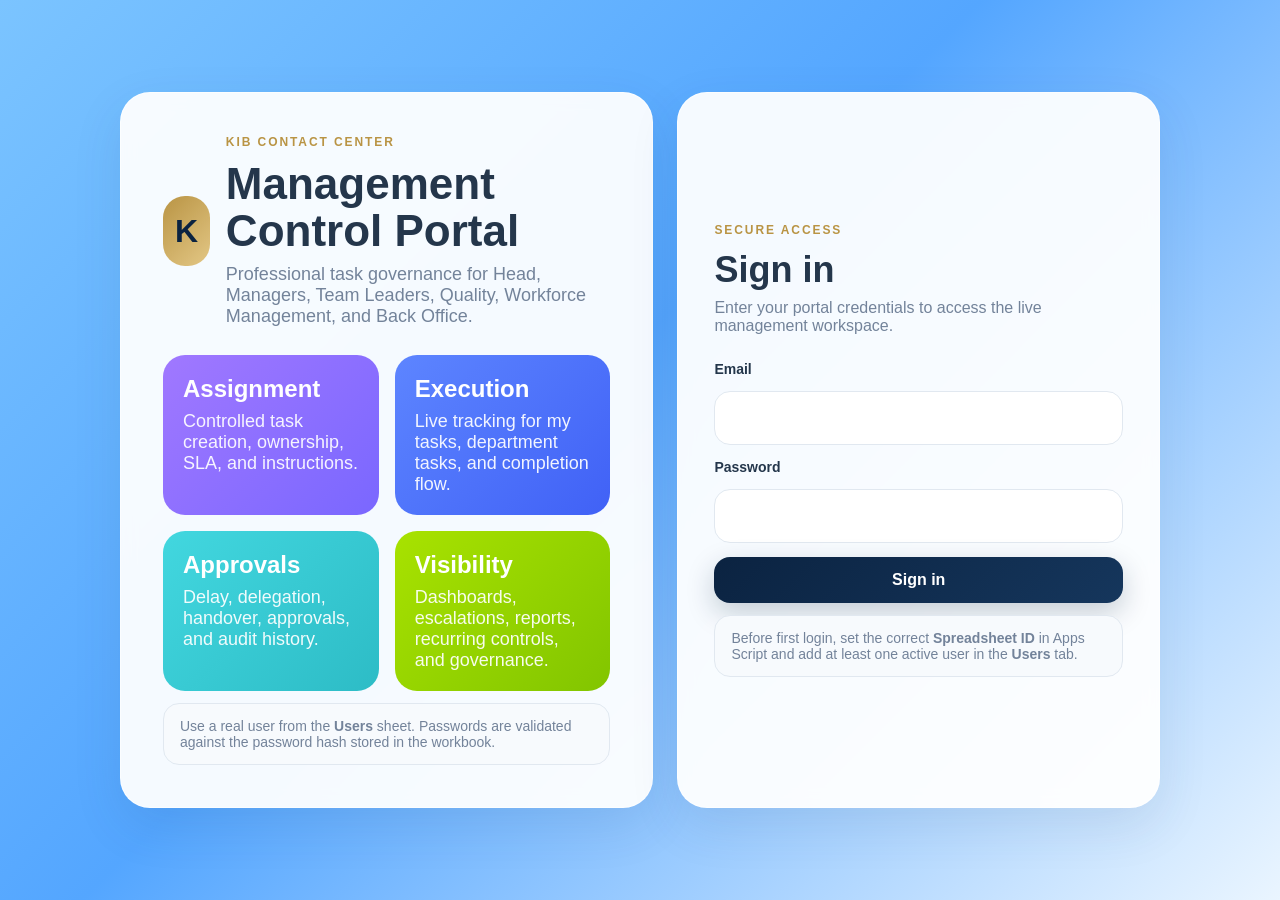
<file: index.html>
<!DOCTYPE html>
<html lang="en">
<head>
  <meta charset="UTF-8" />
  <meta name="viewport" content="width=device-width, initial-scale=1.0" />
  <title>Login | KIB Contact Center Management Portal</title>
  <link rel="stylesheet" href="./assets/css/styles.css" />
</head>
<body class="login-page">
  <div class="login-shell">
    <section class="login-brand">
      <div>
        <div class="login-mark">
          <div class="login-mark-badge">K</div>
          <div>
            <div class="form-eyebrow">KIB Contact Center</div>
            <h1>Management Control Portal</h1>
            <p>Professional task governance for Head, Managers, Team Leaders, Quality, Workforce Management, and Back Office.</p>
          </div>
        </div>
        <div class="feature-board">
          <article class="feature-tile tile-violet"><div><h3>Assignment</h3><p>Controlled task creation, ownership, SLA, and instructions.</p></div></article>
          <article class="feature-tile tile-blue"><div><h3>Execution</h3><p>Live tracking for my tasks, department tasks, and completion flow.</p></div></article>
          <article class="feature-tile tile-cyan"><div><h3>Approvals</h3><p>Delay, delegation, handover, approvals, and audit history.</p></div></article>
          <article class="feature-tile tile-green"><div><h3>Visibility</h3><p>Dashboards, escalations, reports, recurring controls, and governance.</p></div></article>
        </div>
      </div>
      <div class="inline-note">Use a real user from the <strong>Users</strong> sheet. Passwords are validated against the password hash stored in the workbook.</div>
    </section>
    <section class="login-card">
      <div class="form-eyebrow">Secure Access</div>
      <h2>Sign in</h2>
      <p>Enter your portal credentials to access the live management workspace.</p>
      <div class="error-box" id="loginError"></div>
      <form id="loginForm" class="login-form">
        <div class="field-group">
          <label for="email">Email</label>
          <div class="input-shell"><input id="email" type="email" autocomplete="username" required /></div>
        </div>
        <div class="field-group">
          <label for="password">Password</label>
          <div class="input-shell"><input id="password" type="password" autocomplete="current-password" required /></div>
        </div>
        <button class="btn btn-primary btn-block" type="submit">Sign in</button>
      </form>
      <div class="inline-note">Before first login, set the correct <strong>Spreadsheet ID</strong> in Apps Script and add at least one active user in the <strong>Users</strong> tab.</div>
    </section>
  </div>
  <script src="./assets/js/config.js"></script>
  <script src="./assets/js/api.js"></script>
  <script src="./assets/js/auth.js"></script>
  <script>
    const session = Auth.getSession();
    if (session?.user_id) location.href = './pages/dashboard.html';
    document.getElementById('loginForm').addEventListener('submit', async (e) => {
      e.preventDefault();
      const err = document.getElementById('loginError');
      err.style.display = 'none';
      try {
        const res = await Api.login(document.getElementById('email').value, document.getElementById('password').value);
        if (!res.success) throw new Error(res.error || 'Login failed');
        Auth.saveSession(res.data);
        location.href = './pages/dashboard.html';
      } catch (error) {
        err.textContent = error.message;
        err.style.display = 'block';
      }
    });
  </script>
</body>
</html>
</file>
<file: assets/css/styles.css>
:root {
  --bg:#EAF5FF;
  --surface:#ffffff;
  --surface-soft:#f6f8fc;
  --text:#24364B;
  --muted:#73839A;
  --line:#E1E8F0;
  --shadow:0 18px 50px rgba(43,73,108,.10);
  --radius:24px;
  --radius-md:18px;
  --radius-sm:14px;
  --navy:#0B2341;
  --navy-2:#15365C;
  --gold:#B99444;
  --violet:#8B6CF8;
  --blue:#466BFF;
  --cyan:#35C5CF;
  --green:#96D700;
  --danger:#E55353;
  --warning:#F3A530;
  --success:#2AA772;
}
*{box-sizing:border-box}
html,body{margin:0;padding:0;font-family:Inter,Arial,sans-serif;color:var(--text);background:linear-gradient(135deg,#7BC4FF 0%, #53A9FF 18%, #F5F8FC 18%, #F5F8FC 100%);min-height:100%}
a{text-decoration:none;color:inherit}
button,input,select,textarea{font:inherit}
body.login-page{min-height:100vh;display:grid;place-items:center;padding:28px;background:linear-gradient(135deg,#7BC4FF 0%,#54A6FF 45%,#EAF5FF 100%)}
.login-shell{width:min(1040px,100%);display:grid;grid-template-columns:1.05fr .95fr;gap:24px;align-items:stretch}
.login-brand,.login-card{background:rgba(255,255,255,.94);backdrop-filter:blur(8px);border-radius:30px;box-shadow:var(--shadow);border:1px solid rgba(255,255,255,.6)}
.login-brand{padding:42px;display:flex;flex-direction:column;justify-content:space-between;min-height:620px}
.login-mark{display:flex;align-items:center;gap:16px}.login-mark-badge{width:70px;height:70px;border-radius:22px;background:linear-gradient(135deg,var(--gold),#E3C785);display:grid;place-items:center;color:var(--navy);font-size:32px;font-weight:800}
.login-brand h1{font-size:44px;line-height:1.05;margin:0 0 10px}.login-brand p{color:var(--muted);font-size:18px;max-width:520px;margin:0}
.feature-board{display:grid;grid-template-columns:repeat(2,minmax(0,1fr));gap:16px;margin-top:28px}
.feature-tile{padding:20px;border-radius:22px;color:#fff;min-height:150px;display:flex;flex-direction:column;justify-content:space-between}
.tile-violet{background:linear-gradient(135deg,#A078FF,#7A67FF)}
.tile-blue{background:linear-gradient(135deg,#5D85FF,#4061F6)}
.tile-cyan{background:linear-gradient(135deg,#42D7DF,#2DBCC6)}
.tile-green{background:linear-gradient(135deg,#A8E200,#82C500)}
.feature-tile h3{margin:0;font-size:24px}.feature-tile p{margin:8px 0 0;color:rgba(255,255,255,.92)}
.login-card{padding:36px;display:flex;flex-direction:column;justify-content:center}
.form-eyebrow{font-size:12px;letter-spacing:.16em;text-transform:uppercase;color:var(--gold);font-weight:800;margin-bottom:12px}
.login-card h2{margin:0 0 8px;font-size:36px}.login-card p{margin:0 0 26px;color:var(--muted)}
.login-form{display:grid;gap:14px}.field-group{display:grid;gap:8px}.field-group label{font-weight:700;font-size:14px}
.input-shell{border:1px solid var(--line);background:#fff;border-radius:16px;padding:14px 16px;min-height:54px}
.input-shell input,.input-shell textarea,.input-shell select{width:100%;border:0;outline:0;background:transparent;color:var(--text)}
.btn{border:0;border-radius:16px;padding:14px 18px;font-weight:800;cursor:pointer;transition:.2s ease}
.btn:hover{transform:translateY(-1px)}
.btn-primary{background:linear-gradient(135deg,var(--navy),var(--navy-2));color:#fff;box-shadow:0 10px 28px rgba(11,35,65,.22)}
.btn-outline{background:#fff;border:1px solid var(--line);color:var(--navy)}
.btn-block{width:100%}.btn-sm{padding:10px 12px;border-radius:12px;font-size:13px}
.inline-note{margin-top:12px;padding:14px 16px;border-radius:16px;background:#F7FAFD;border:1px solid var(--line);color:var(--muted);font-size:14px}
.error-box{display:none;padding:12px 14px;border-radius:14px;background:#FFF3F3;border:1px solid #FFD8D8;color:#B33D3D;font-size:14px}
.mobile-topbar{display:none}
.app-shell{display:grid;grid-template-columns:290px 1fr;min-height:100vh}
.sidebar{background:linear-gradient(180deg,var(--navy),#0F3154);color:#fff;padding:22px 18px;position:sticky;top:0;height:100vh;display:flex;flex-direction:column;gap:18px;box-shadow:var(--shadow)}
.brand-panel{display:flex;gap:14px;align-items:center;padding:10px 12px;border-radius:20px;background:rgba(255,255,255,.06)}
.brand-mark{width:52px;height:52px;border-radius:18px;background:linear-gradient(135deg,var(--gold),#E2C986);display:grid;place-items:center;color:var(--navy);font-size:26px;font-weight:800}
.brand-title{font-weight:800;font-size:19px}.brand-subtitle{font-size:12px;color:rgba(255,255,255,.72);margin-top:4px}
.sidebar-section-label{font-size:12px;text-transform:uppercase;letter-spacing:.16em;color:rgba(255,255,255,.46);padding:0 12px;margin-top:4px}
.nav-list{display:flex;flex-direction:column;gap:8px;overflow:auto;padding-right:4px}
.nav-link{padding:14px 14px;border-radius:16px;color:rgba(255,255,255,.84);font-weight:700}
.nav-link:hover,.nav-link.active{background:rgba(255,255,255,.12);color:#fff}
.sidebar-footer{margin-top:auto;display:grid;gap:12px}.user-summary{display:flex;gap:12px;align-items:center;padding:12px;border-radius:18px;background:rgba(255,255,255,.08)}
.user-summary strong,.user-chip strong{display:block}.user-summary small,.user-chip small{color:rgba(255,255,255,.72)}
.user-avatar{width:42px;height:42px;border-radius:14px;background:rgba(255,255,255,.12);display:grid;place-items:center;font-weight:800;color:#fff}.user-avatar--dark{background:linear-gradient(135deg,var(--navy),var(--navy-2))}
.workspace{padding:26px 28px 36px;display:grid;gap:20px}
.hero-bar{display:flex;justify-content:space-between;gap:18px;align-items:center}.eyebrow{font-size:12px;letter-spacing:.16em;text-transform:uppercase;color:var(--gold);font-weight:800;margin-bottom:8px}
.hero-bar h1{margin:0;font-size:42px;line-height:1.05}.hero-bar p{margin:8px 0 0;color:var(--muted);font-size:18px;max-width:720px}
.hero-tools{display:flex;gap:14px;align-items:center}.search-wrap{background:#fff;border:1px solid var(--line);border-radius:18px;padding:0 16px;min-width:320px}.search-wrap input{border:0;outline:0;background:transparent;width:100%;height:54px}
.user-chip{display:flex;gap:12px;align-items:center;background:#fff;border:1px solid rgba(36,54,75,.08);border-radius:22px;padding:10px 14px;box-shadow:var(--shadow)}
.page-content{display:grid;gap:20px}
.metrics-grid{display:grid;grid-template-columns:repeat(4,minmax(0,1fr));gap:18px}.metric-card{border-radius:24px;padding:20px 22px;color:#fff;box-shadow:var(--shadow)}.metric-card span{display:block;font-size:13px;font-weight:700;opacity:.92}.metric-card strong{display:block;font-size:34px;margin-top:12px}.metric-blue{background:linear-gradient(135deg,#6095FF,#4465FA)}.metric-violet{background:linear-gradient(135deg,#9B7BFF,#8268FF)}.metric-cyan{background:linear-gradient(135deg,#42D4DE,#2BBCC6)}.metric-green{background:linear-gradient(135deg,#A6DF00,#85C800)}
.section-card{background:rgba(255,255,255,.95);border:1px solid rgba(255,255,255,.7);border-radius:28px;padding:18px;box-shadow:var(--shadow)}.section-head{display:flex;justify-content:space-between;align-items:center;gap:12px;margin-bottom:16px}.section-head h3{margin:0;font-size:30px}.text-link{font-weight:800;color:var(--navy)}
.board-grid{display:grid;grid-template-columns:repeat(4,minmax(280px,1fr));gap:16px;overflow:auto}.board-lane{background:#F3F6FA;border-radius:22px;min-height:460px;border:1px solid rgba(36,54,75,.05);overflow:hidden}.board-lane header{display:flex;justify-content:space-between;align-items:center;color:#fff;padding:18px 18px 16px;font-size:18px;font-weight:800}.lane-violet header{background:linear-gradient(90deg,#A17CFF,#7E69FF)}.lane-blue header{background:linear-gradient(90deg,#5C84FF,#4263F9)}.lane-cyan header{background:linear-gradient(90deg,#42D7DF,#2ABCC5)}.lane-green header{background:linear-gradient(90deg,#A8E200,#86C800)}.board-body{padding:14px;display:grid;gap:14px;align-content:start;min-height:400px}
.task-card{background:#fff;border:1px solid rgba(36,54,75,.06);border-radius:20px;padding:18px;box-shadow:0 12px 24px rgba(36,54,75,.08);cursor:pointer}.task-card:hover{transform:translateY(-1px)}
.task-card-top{display:flex;justify-content:space-between;gap:12px;align-items:flex-start}.task-title-block h4{margin:0;font-size:18px}.task-title-block p{margin:8px 0 0;color:var(--muted);font-size:14px;line-height:1.5}.task-mini-avatar{width:38px;height:38px;border-radius:50%;display:grid;place-items:center;background:linear-gradient(135deg,#5AB9FF,#7ED5FF);color:#fff;font-weight:800;flex:0 0 auto}
.board-tags{display:flex;gap:8px;flex-wrap:wrap;margin-top:14px}.task-meta{margin-top:12px;color:var(--muted);font-size:13px}
.badge{display:inline-flex;align-items:center;padding:7px 10px;border-radius:999px;font-size:12px;font-weight:800}.status-assigned,.status-acknowledged,.status-in-progress,.status-pending-approval,.status-handover-in-progress,.flag-task,.flag-template,.flag-no-reminder,.flag-no-escalation{background:rgba(70,107,255,.12);color:#3658D8}.status-completed,.status-closed{background:rgba(42,167,114,.14);color:#1B8B59}.status-overdue,.status-escalated,.status-rejected,.priority-critical,.priority-high{background:rgba(229,83,83,.14);color:#CC3535}.status-deferred-requested,.status-deferred-approved,.priority-medium{background:rgba(243,165,48,.14);color:#D48013}.priority-low,.flag-daily-control,.flag-weekly-control,.flag-monthly-control{background:rgba(139,108,248,.12);color:#7457DF}
.content-grid{display:grid;gap:20px}.content-grid.two-col{grid-template-columns:1.2fr .8fr}.activity-list{display:grid;gap:12px}.activity-item,.approval-card,.template-card{background:#fff;border:1px solid rgba(36,54,75,.06);border-radius:20px;padding:16px;box-shadow:0 10px 22px rgba(36,54,75,.06)}.activity-item strong,.approval-card strong,.template-card h4{display:block}.activity-item p,.approval-card p,.template-card p{color:var(--muted);margin:8px 0 0;line-height:1.55}.approval-list,.template-grid{display:grid;gap:14px}.template-grid{grid-template-columns:repeat(auto-fit,minmax(280px,1fr))}.card-actions{display:flex;gap:10px;flex-wrap:wrap}.table-shell{overflow:auto}.data-table{width:100%;border-collapse:collapse}.data-table th,.data-table td{padding:15px 12px;border-bottom:1px solid var(--line);text-align:left;vertical-align:top}.data-table th{font-size:12px;letter-spacing:.12em;text-transform:uppercase;color:var(--muted);font-weight:800}.data-table small{color:var(--muted)}
.form-grid{display:grid;gap:14px}.form-grid.double{grid-template-columns:repeat(2,minmax(0,1fr))}.form-grid.triple{grid-template-columns:repeat(3,minmax(0,1fr))}.form-grid.single{grid-template-columns:1fr}.compact-space textarea{grid-column:1/-1}.toggle-row{display:flex;gap:14px;flex-wrap:wrap}.toggle-box{display:flex;align-items:center;gap:8px;padding:14px 16px;border:1px solid var(--line);border-radius:16px;background:#fff;font-weight:700}.field-group,.detail-grid,.drawer-actions{display:grid;gap:14px}.detail-grid{grid-template-columns:repeat(2,minmax(0,1fr))}.detail-card{background:#F5F8FC;border:1px solid var(--line);border-radius:18px;padding:14px}.detail-card label{display:block;font-size:12px;color:var(--muted);margin-bottom:6px;font-weight:700}.drawer-hero h2{margin:6px 0 10px;font-size:30px}.drawer-hero p{color:var(--muted);margin:0}.drawer-actions{grid-template-columns:repeat(2,minmax(0,1fr))}
.drawer,.modal{position:fixed;inset:0;display:none;z-index:60}.drawer.open,.modal.open{display:flex}.drawer{justify-content:flex-end;background:rgba(9,19,35,.36)}.drawer-card{width:min(600px,100vw);height:100vh;background:#fff;box-shadow:-18px 0 46px rgba(9,19,35,.18);display:flex;flex-direction:column}.drawer-head{display:flex;justify-content:space-between;align-items:center;padding:20px 22px;border-bottom:1px solid var(--line)}.drawer-body{padding:20px 22px;overflow:auto}.modal{align-items:center;justify-content:center;background:rgba(9,19,35,.36);padding:20px}.modal-card{width:min(760px,100%);background:#fff;border-radius:28px;box-shadow:var(--shadow);padding:22px}.modal-head{display:flex;justify-content:space-between;align-items:center;margin-bottom:16px}
.icon-btn{width:42px;height:42px;border-radius:14px;border:1px solid rgba(36,54,75,.08);background:#fff;cursor:pointer;font-size:18px}.sidebar-overlay{display:none}.sidebar-overlay.show{display:block;position:fixed;inset:0;background:rgba(9,19,35,.36);z-index:45}
.toast-wrap{position:fixed;right:18px;bottom:18px;display:grid;gap:10px;z-index:80}.toast{min-width:240px;max-width:420px;padding:14px 16px;border-radius:16px;color:#fff;box-shadow:var(--shadow)}.toast-info{background:linear-gradient(135deg,var(--blue),#3357EA)}.toast-success{background:linear-gradient(135deg,var(--success),#1C8C5A)}.toast-error{background:linear-gradient(135deg,var(--danger),#BF3C3C)}
.empty-state{display:grid;place-items:center;text-align:center;padding:28px;color:var(--muted);min-height:180px}.empty-icon{width:58px;height:58px;border-radius:18px;background:#EEF4FA;display:grid;place-items:center;font-size:22px;margin-bottom:10px}
.fatal-state{min-height:100vh;display:grid;place-items:center;padding:24px;text-align:center}.fatal-state p{color:var(--muted)}
@media (max-width: 1280px){.metrics-grid{grid-template-columns:repeat(2,minmax(0,1fr))}.board-grid{grid-template-columns:repeat(2,minmax(280px,1fr))}.hero-bar{flex-direction:column;align-items:flex-start}.hero-tools{width:100%;justify-content:space-between}.search-wrap{min-width:0;flex:1}}
@media (max-width: 980px){.mobile-topbar{display:flex;position:sticky;top:0;z-index:55;justify-content:space-between;align-items:center;padding:14px 16px;background:rgba(255,255,255,.88);backdrop-filter:blur(12px);border-bottom:1px solid rgba(36,54,75,.08)}.mobile-brand{font-weight:800}.app-shell{grid-template-columns:1fr}.sidebar{position:fixed;left:0;top:0;bottom:0;z-index:50;transform:translateX(-105%);transition:.25s ease;width:280px}.sidebar.open{transform:translateX(0)}.workspace{padding:18px}.hero-bar h1{font-size:32px}.content-grid.two-col,.detail-grid,.form-grid.double,.form-grid.triple,.drawer-actions,.login-shell,.feature-board{grid-template-columns:1fr}.hero-tools{flex-wrap:wrap}.search-wrap,.user-chip{width:100%}}
@media (max-width: 640px){body{background:linear-gradient(180deg,#7BC4FF 0%, #EAF5FF 24%, #F5F8FC 24%, #F5F8FC 100%)}.login-brand{padding:28px;min-height:auto}.login-brand h1{font-size:34px}.login-card{padding:28px}.metrics-grid{grid-template-columns:1fr}.board-grid{grid-template-columns:1fr}.section-head h3{font-size:24px}.hero-bar h1{font-size:28px}.drawer-head,.drawer-body,.modal-card{padding:16px}}
</file>
